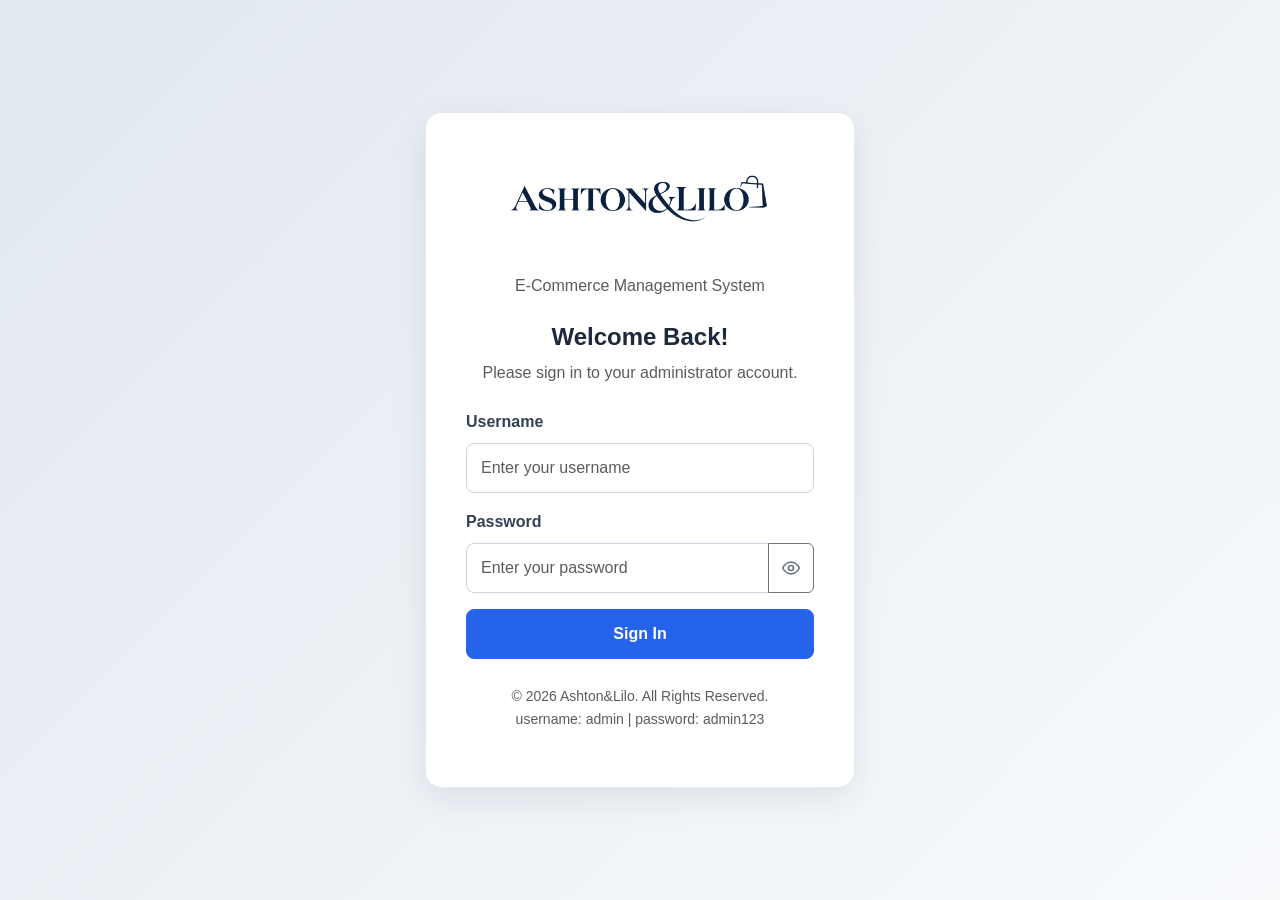
<file: index.html>
<!DOCTYPE html>
<html>
<head>
    <meta charset="UTF-8">
    <meta http-equiv="refresh" content="0; url=login.html">
    <title>Ashton&Lilo</title>
</head>
<body>
    <p>Redirecting to Ashton&Lilo...</p>
</body>
</html>
</file>
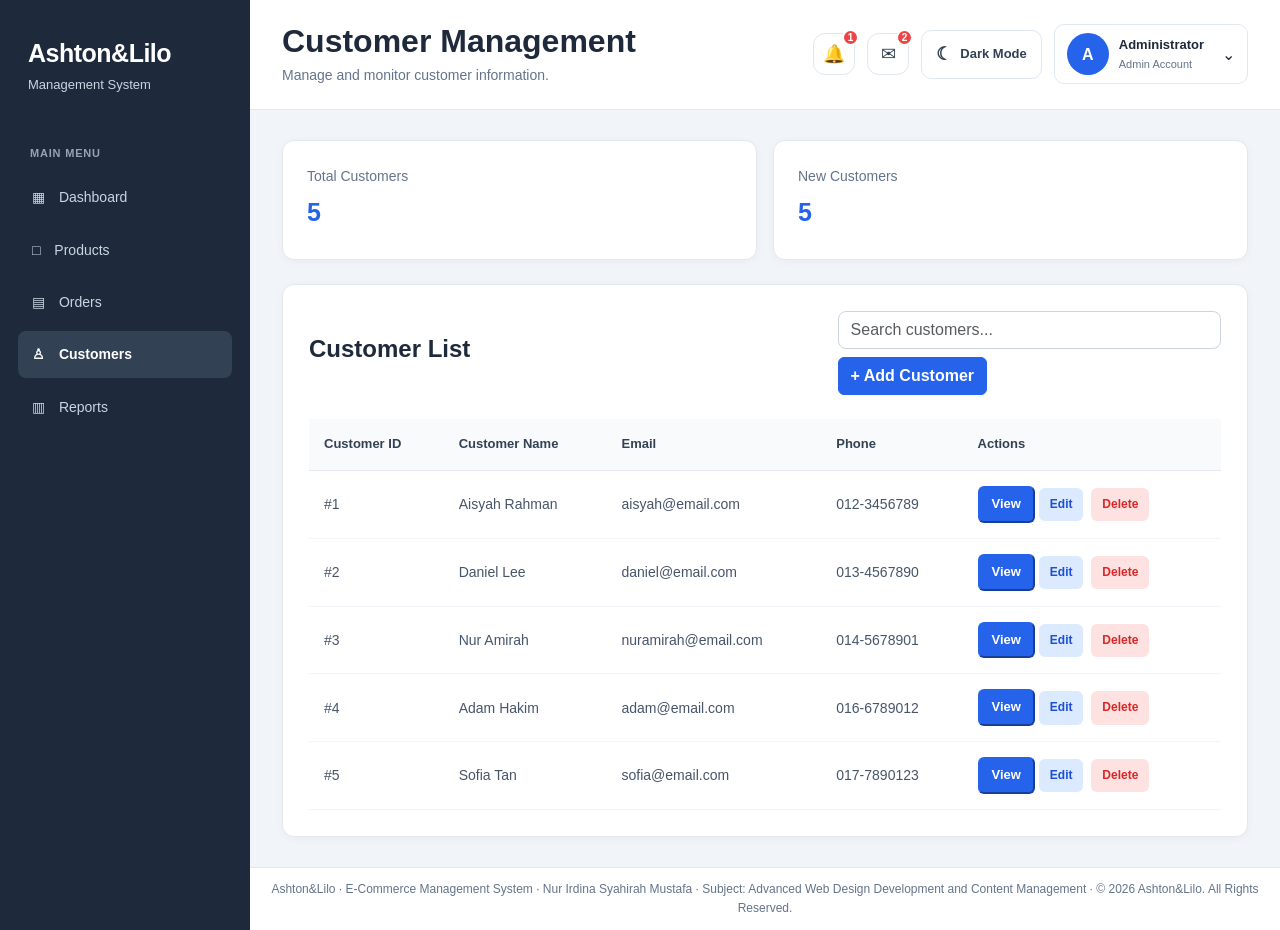
<file: customers.html>
<!DOCTYPE html>
<html lang="en">
<head>
    <meta charset="UTF-8">
    <meta name="viewport" content="width=device-width, initial-scale=1.0">
    <title>Customer Management | Ashton&Lilo</title>

    <link href="https://cdn.jsdelivr.net/npm/bootstrap@5.3.3/dist/css/bootstrap.min.css" rel="stylesheet">
    <link rel="stylesheet" href="css/style.css">
</head>

<body class="dashboard-body">

<div class="dashboard-wrapper">
    <div class="mobile-menu-overlay" id="mobileMenuOverlay"></div>

    <aside class="sidebar">
        <div class="sidebar-brand">
            <h3>Ashton&Lilo</h3>
            <small>Management System</small>
        </div>

        <p class="menu-heading">MAIN MENU</p>

        <nav class="sidebar-menu">
            <a href="dashboard.html" class="menu-link">
                <span>▦</span> Dashboard
            </a>

            <a href="products.html" class="menu-link">
                <span>□</span> Products
            </a>

            <a href="orders.html" class="menu-link">
                <span>▤</span> Orders
            </a>

            <a href="customers.html" class="menu-link active">
                <span>♙</span> Customers
            </a>

            <a href="reports.html" class="menu-link">
                <span>▥</span> Reports
            </a>
        </nav>

        <div class="sidebar-bottom">
            <a href="login.html" class="menu-link">
                <span>↪</span> Logout
            </a>
        </div>

        <div class="sidebar-account">
            <div class="account-avatar">A</div>
            <div class="account-info">
                <strong>Administrator</strong>
                <small>Admin Account</small>
            </div>
        </div>
    </aside>

    <main class="dashboard-main">

        <header class="dashboard-header">
            <button class="mobile-menu-btn" id="mobileMenuBtn"
                type="button"
                aria-label="Open navigation menu"
                aria-expanded="false">
                ☰
            </button>

            <div>
                <h2>Customer Management</h2>
                <p>Manage and monitor customer information.</p>
            </div>

            <div class="header-actions">
                <button class="header-icon-btn" id="notificationBtn"
                    type="button" aria-label="Notifications">
                    <span>🔔</span>
                    <span class="header-notification-badge">3</span>
                </button>

                <button class="header-icon-btn" id="messageBtn"
                    type="button" aria-label="Messages">
                    <span>✉</span>
                    <span class="header-notification-badge">2</span>
                </button>

                <button class="theme-toggle" id="themeToggle"
                    type="button"
                    aria-label="Switch to dark mode"
                    title="Switch theme">
                    <span id="themeIcon">☾</span>
                    <span id="themeText">Dark Mode</span>
                </button>

                <div class="header-popup" id="notificationPanel">
                    <div class="header-popup-title">
                        <strong>Notifications</strong>
                        <span id="notificationCount">0 alerts</span>
                    </div>

                    <div id="notificationList">
                        <p class="text-muted p-3 mb-0">
                            Loading notifications...
                        </p>
                    </div>
                </div>

                <div class="header-popup" id="messagePanel">
                    <div class="header-popup-title">
                        <strong>Messages</strong>
                        <span>2 unread</span>
                    </div>

                    <div class="header-popup-item">
                        <strong>Customer Support</strong>
                        <p>Hello! I have a question about my order.</p>
                        <small>Recent message</small>
                    </div>

                    <div class="header-popup-item">
                        <strong>Store Administrator</strong>
                        <p>Please review the latest store updates.</p>
                        <small>Recent message</small>
                    </div>
                </div>

                <div class="admin-account-menu">
                    <button class="admin-profile" id="adminProfileBtn"
                        type="button"
                        aria-expanded="false">
                        <div class="admin-avatar">A</div>

                        <div>
                            <strong>Administrator</strong>
                            <small>Admin Account</small>
                        </div>

                        <span class="admin-dropdown-arrow">⌄</span>
                    </button>

                    <div class="admin-dropdown" id="adminDropdown">
                        <a href="login.html">↪ Logout</a>
                    </div>
                </div>
            </div>
        </header>

        <div class="dashboard-content">
            <div class="row g-3 mb-4">
                <div class="col-md-6">
                    <div class="stat-card">
                        <p>Total Customers</p>
                        <h3 id="totalCustomers">0</h3>
                    </div>
                </div>

                <div class="col-md-6">
                    <div class="stat-card">
                        <p>New Customers</p>
                        <h3 id="newCustomers">0</h3>
                    </div>
                </div>
            </div>

            <div class="content-card">
                <div class="d-flex justify-content-between align-items-center flex-wrap gap-3 mb-4">
                    <h4>Customer List</h4>

                    <div class="d-flex gap-2 flex-wrap">
                        <input
                            type="text"
                            id="customerSearch"
                            class="form-control"
                            placeholder="Search customers..."
                        >

                        <button
                            class="btn btn-primary"
                            id="addCustomerBtn"
                            data-bs-toggle="modal"
                            data-bs-target="#customerModal">
                            + Add Customer
                        </button>
                    </div>
                </div>

                <div class="table-responsive">
                    <table class="table align-middle">
                        <thead>
                            <tr>
                                <th>Customer ID</th>
                                <th>Customer Name</th>
                                <th>Email</th>
                                <th>Phone</th>
                                <th>Actions</th>
                            </tr>
                        </thead>

                        <tbody id="customerTableBody"></tbody>
                    </table>
                </div>

                <p id="noCustomersMessage" class="text-center text-muted d-none">
                    No customers found.
                </p>
            </div>
        </div>

        <div class="modal fade" id="customerModal" tabindex="-1">
            <div class="modal-dialog">
                <div class="modal-content">
                    <form id="customerForm">
                        <div class="modal-header">
                            <h5 class="modal-title" id="customerModalTitle">
                                Add New Customer
                            </h5>

                            <button
                                type="button"
                                class="btn-close"
                                data-bs-dismiss="modal">
                            </button>
                        </div>

                        <div class="modal-body">
                            <input type="hidden" id="customerId">

                            <div class="mb-3">
                                <label class="form-label">Customer Name</label>
                                <input
                                    type="text"
                                    class="form-control"
                                    id="customerName"
                                    required>
                            </div>

                            <div class="mb-3">
                                <label class="form-label">Email Address</label>
                                <input
                                    type="email"
                                    class="form-control"
                                    id="customerEmail"
                                    required>
                            </div>

                            <div class="mb-3">
                                <label class="form-label">Phone Number</label>
                                <input
                                    type="tel"
                                    class="form-control"
                                    id="customerPhone"
                                    required>
                            </div>

                            <div class="mb-3">
                                <label class="form-label">Address</label>
                                <textarea
                                    class="form-control"
                                    id="customerAddress"
                                    rows="3"
                                    required></textarea>
                            </div>
                        </div>

                        <div class="modal-footer">
                            <button
                                type="button"
                                class="btn btn-secondary"
                                data-bs-dismiss="modal">
                                Cancel
                            </button>

                            <button type="submit" class="btn btn-primary">
                                Save Customer
                            </button>
                        </div>
                    </form>
                </div>
            </div>
        </div>

        <div class="modal fade" id="customerDetailsModal" tabindex="-1">
            <div class="modal-dialog">
                <div class="modal-content">
                    <div class="modal-header">
                        <h5 class="modal-title">Customer Details</h5>

                        <button
                            type="button"
                            class="btn-close"
                            data-bs-dismiss="modal">
                        </button>
                    </div>

                    <div class="modal-body" id="customerDetailsContent"></div>

                    <div class="modal-footer">
                        <button
                            type="button"
                            class="btn btn-secondary"
                            data-bs-dismiss="modal">
                            Close
                        </button>
                    </div>
                </div>
            </div>
        </div>

        <footer class="main-footer">
            Ashton&Lilo · E-Commerce Management System ·
            Nur Irdina Syahirah Mustafa ·
            Subject: Advanced Web Design Development and Content Management ·
            © 2026 Ashton&Lilo. All Rights Reserved.
        </footer>

    </main>
</div>

<script src="https://cdn.jsdelivr.net/npm/bootstrap@5.3.3/dist/js/bootstrap.bundle.min.js"></script>
<script src="js/data.js"></script>
<script src="js/script.js"></script>

</body>
</html>
</file>
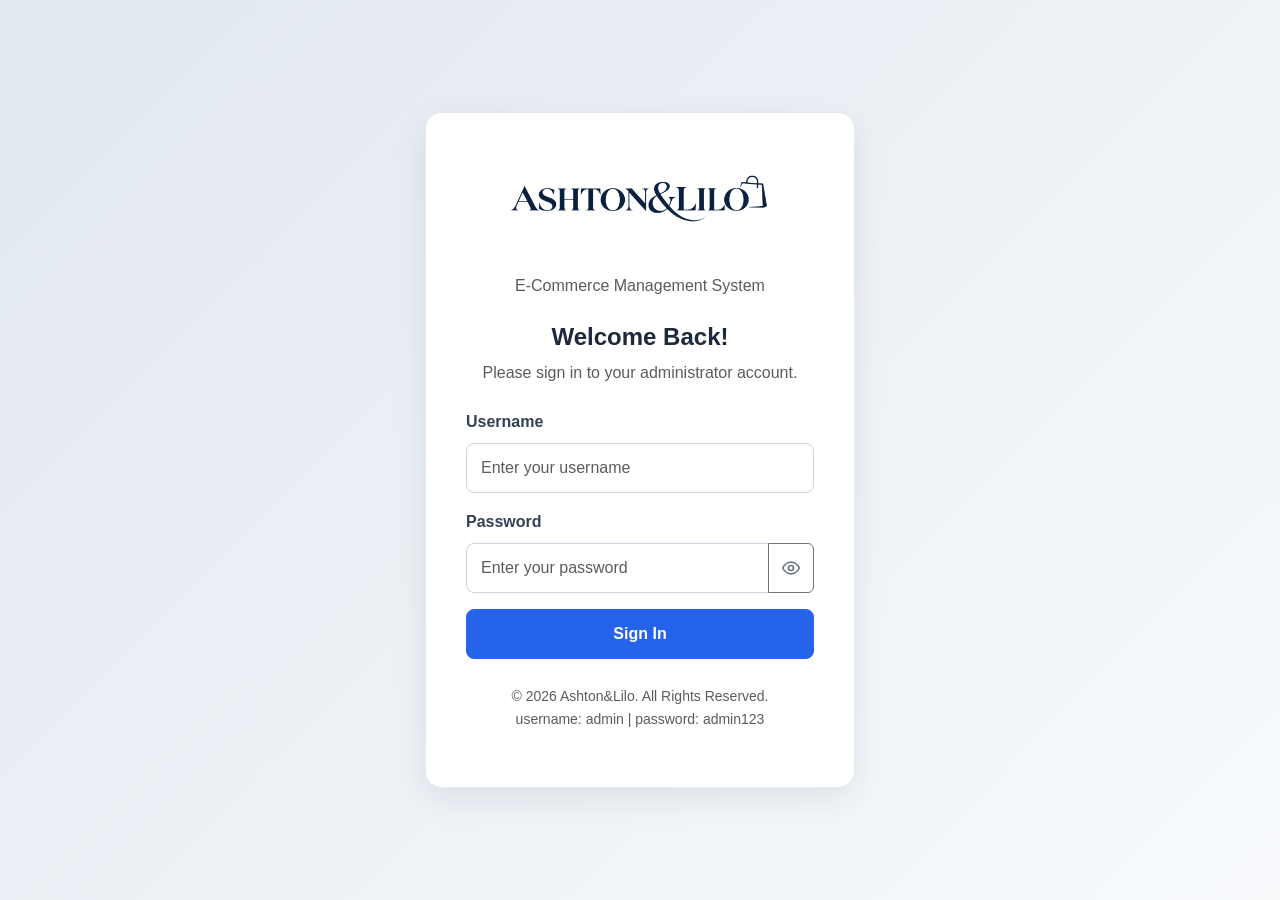
<file: login.html>
<!DOCTYPE html>
<html lang="en">

<head>
    <meta charset="UTF-8">
    <meta name="viewport" content="width=device-width, initial-scale=1.0">
    <title>Login | E-Commerce Management System</title>

    <link href="https://cdn.jsdelivr.net/npm/bootstrap@5.3.8/dist/css/bootstrap.min.css" rel="stylesheet">
    <link rel="stylesheet" href="css/style.css">
</head>

<body class="login-body">

    <div class="login-container">
        <div class="login-card">

            <div class="text-center mb-4">
                <div class="brand-icon">
                    <img src="image/ashton-lilo-logo.png" alt="Ashton&Lilo Logo">
                </div>

                <p class="text-muted">
                    E-Commerce Management System
                </p>
            </div>

            <h4 class="fw-bold mb-2 text-center">
                Welcome Back!
            </h4>

            <p class="text-muted mb-4 text-center">
                Please sign in to your administrator account.
            </p>

            <form id="loginForm">

                <div class="mb-3">
                    <label for="username" class="form-label">
                        Username
                    </label>

                    <input
                        type="text"
                        class="form-control"
                        id="username"
                        placeholder="Enter your username"
                        required
                    >
                </div>

                <div class="mb-3">
                    <label for="password" class="form-label">
                        Password
                    </label>

                    <div class="input-group">
                        <input
                            type="password"
                            class="form-control"
                            id="password"
                            placeholder="Enter your password"
                            required
                        >

                        <button
                            class="btn btn-outline-secondary"
                            type="button"
                            id="togglePassword"
                        >
                            <svg
                                xmlns="http://www.w3.org/2000/svg"
                                width="20"
                                height="20"
                                viewBox="0 0 24 24"
                                fill="none"
                                stroke="currentColor"
                                stroke-width="2"
                                stroke-linecap="round"
                                stroke-linejoin="round"
                            >
                                <path d="M2 12s3.5-7 10-7 10 7 10 7-3.5 7-10 7-10-7-10-7z"/>
                                <circle cx="12" cy="12" r="3"/>
                            </svg>
                        </button>
                    </div>
                </div>

                <div id="errorMessage" class="alert alert-danger d-none">
                    Invalid username or password.
                </div>

                <button type="submit" class="btn login-btn w-100">
                    Sign In
                </button>

            </form>

            <div class="text-center mt-4">
                <small class="text-muted">
                    © 2026 Ashton&Lilo. All Rights Reserved.
                    <p>username: admin | password: admin123</p>
                </small>
            </div>

        </div>
    </div>

    <script src="https://cdn.jsdelivr.net/npm/bootstrap@5.3.8/dist/js/bootstrap.bundle.min.js"></script>
    <script src="js/script.js"></script>

</body>
</html>
</file>
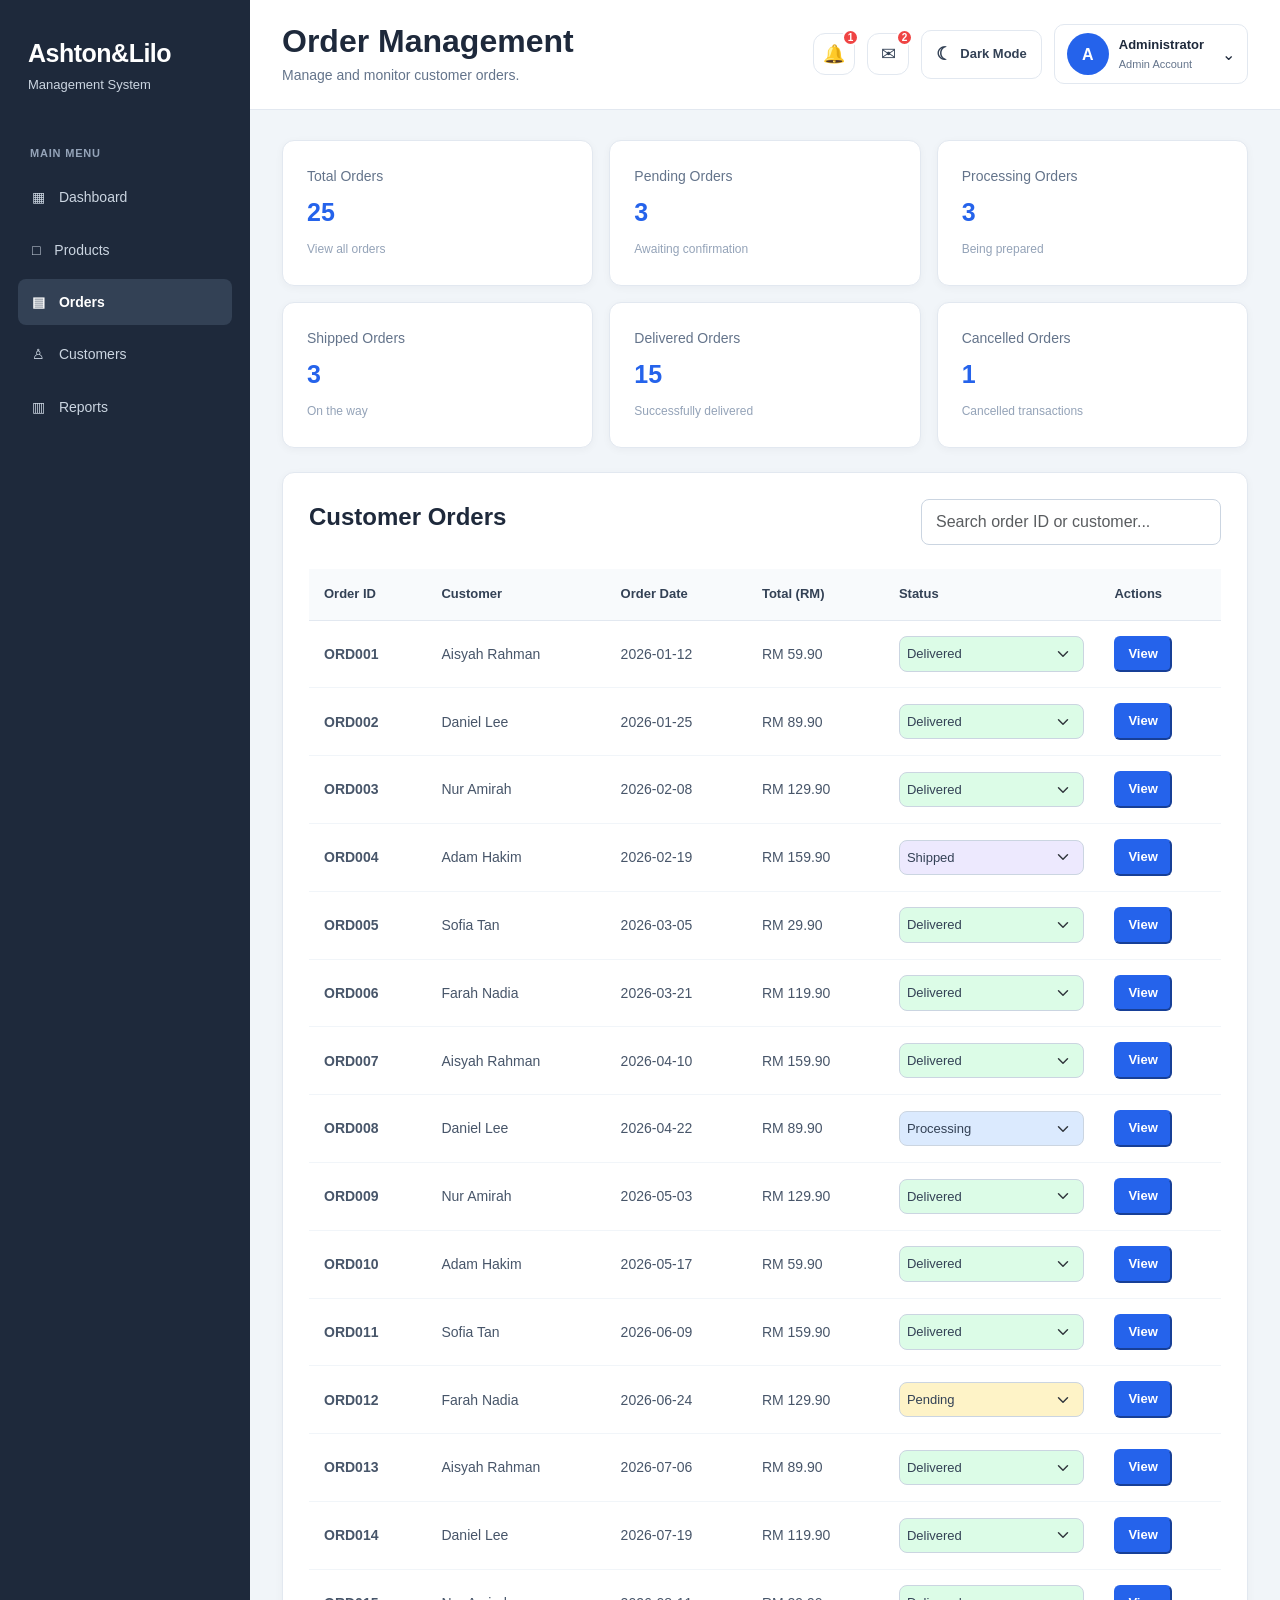
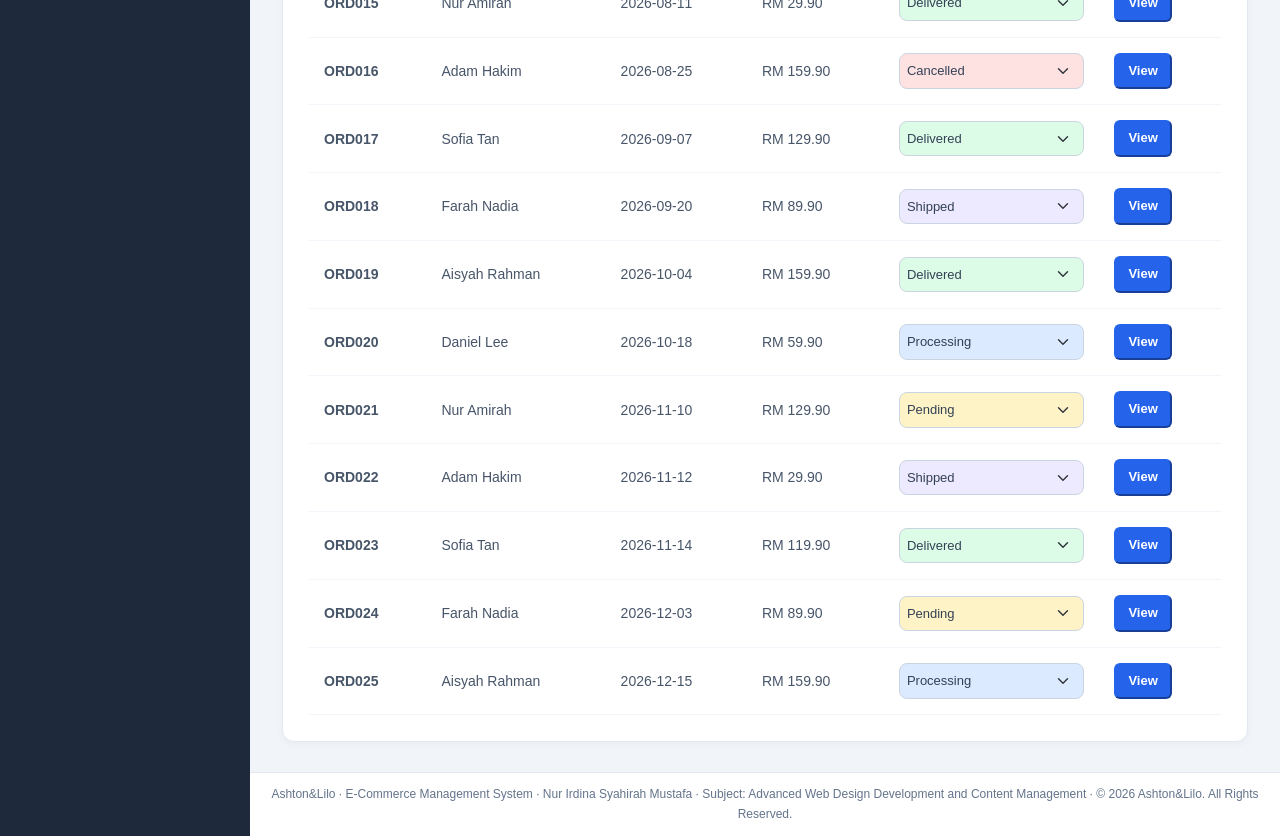
<file: orders.html>
<!DOCTYPE html>
<html lang="en">

<head>
    <meta charset="UTF-8">
    <meta name="viewport" content="width=device-width, initial-scale=1.0">
    <title>Order Management | Ashton&Lilo</title>

    <link href="https://cdn.jsdelivr.net/npm/bootstrap@5.3.3/dist/css/bootstrap.min.css" rel="stylesheet">
    <link rel="stylesheet" href="css/style.css">
</head>

<body class="dashboard-body">

    <div class="dashboard-wrapper">

        <div class="mobile-menu-overlay" id="mobileMenuOverlay"></div>

        <aside class="sidebar">

            <div class="sidebar-brand">
                <h3>Ashton&Lilo</h3>
                <small>Management System</small>
            </div>

            <p class="menu-heading">MAIN MENU</p>

            <nav class="sidebar-menu">

                <a href="dashboard.html" class="menu-link">
                    <span>▦</span> Dashboard
                </a>

                <a href="products.html" class="menu-link">
                    <span>□</span> Products
                </a>

                <a href="orders.html" class="menu-link active">
                    <span>▤</span> Orders
                </a>

                <a href="customers.html" class="menu-link">
                    <span>♙</span> Customers
                </a>

                <a href="reports.html" class="menu-link">
                    <span>▥</span> Reports
                </a>

            </nav>

            <div class="sidebar-bottom">
                <a href="login.html" class="menu-link">
                    <span>↪</span> Logout
                </a>
            </div>

            <div class="sidebar-account">
                <div class="account-avatar">A</div>

                <div class="account-info">
                    <strong>Administrator</strong>
                    <small>Admin Account</small>
                </div>
            </div>

        </aside>

        <main class="dashboard-main">

            <header class="dashboard-header">

                <button
                    class="mobile-menu-btn"
                    id="mobileMenuBtn"
                    type="button"
                    aria-label="Open navigation menu"
                    aria-expanded="false"
                >
                    ☰
                </button>

                <div>
                    <h2>Order Management</h2>
                    <p>Manage and monitor customer orders.</p>
                </div>

                <div class="header-actions">

                    <button
                        class="header-icon-btn"
                        id="notificationBtn"
                        type="button"
                        aria-label="Notifications"
                    >
                        <span>🔔</span>
                        <span class="header-notification-badge">3</span>
                    </button>

                    <button
                        class="header-icon-btn"
                        id="messageBtn"
                        type="button"
                        aria-label="Messages"
                    >
                        <span>✉</span>
                        <span class="header-notification-badge">2</span>
                    </button>

                    <button
                        class="theme-toggle"
                        id="themeToggle"
                        type="button"
                        aria-label="Switch to dark mode"
                        title="Switch theme"
                    >
                        <span id="themeIcon">☾</span>
                        <span id="themeText">Dark Mode</span>
                    </button>

                    <div class="header-popup" id="notificationPanel">

                        <div class="header-popup-title">
                            <strong>Notifications</strong>
                            <span id="notificationCount">0 alerts</span>
                        </div>

                        <div id="notificationList">
                            <p class="text-muted p-3 mb-0">
                                Loading notifications...
                            </p>
                        </div>

                    </div>

                    <div class="header-popup" id="messagePanel">

                        <div class="header-popup-title">
                            <strong>Messages</strong>
                            <span>2 unread</span>
                        </div>

                        <div class="header-popup-item">
                            <strong>Customer Support</strong>
                            <p>Hello! I have a question about my order.</p>
                            <small>Recent message</small>
                        </div>

                        <div class="header-popup-item">
                            <strong>Store Administrator</strong>
                            <p>Please review the latest store updates.</p>
                            <small>Recent message</small>
                        </div>

                    </div>

                    <div class="admin-account-menu">

                        <button
                            class="admin-profile"
                            id="adminProfileBtn"
                            type="button"
                            aria-expanded="false"
                        >
                            <div class="admin-avatar">A</div>

                            <div>
                                <strong>Administrator</strong>
                                <small>Admin Account</small>
                            </div>

                            <span class="admin-dropdown-arrow">⌄</span>
                        </button>

                        <div class="admin-dropdown" id="adminDropdown">
                            <a href="login.html">↪ Logout</a>
                        </div>

                    </div>

                </div>

            </header>

            <section class="dashboard-content">

                <div class="row g-3 mb-4">

                    <div class="col-md-4 col-6">
                        <div
                            class="stat-card order-filter-card active"
                            data-status="All"
                            role="button"
                            tabindex="0"
                        >
                            <p>Total Orders</p>
                            <h3 id="totalOrders">0</h3>
                            <small>View all orders</small>
                        </div>
                    </div>

                    <div class="col-md-4 col-6">
                        <div
                            class="stat-card order-filter-card"
                            data-status="Pending"
                            role="button"
                            tabindex="0"
                        >
                            <p>Pending Orders</p>
                            <h3 id="pendingOrders">0</h3>
                            <small>Awaiting confirmation</small>
                        </div>
                    </div>

                    <div class="col-md-4 col-6">
                        <div
                            class="stat-card order-filter-card"
                            data-status="Processing"
                            role="button"
                            tabindex="0"
                        >
                            <p>Processing Orders</p>
                            <h3 id="processingOrders">0</h3>
                            <small>Being prepared</small>
                        </div>
                    </div>

                    <div class="col-md-4 col-6">
                        <div
                            class="stat-card order-filter-card"
                            data-status="Shipped"
                            role="button"
                            tabindex="0"
                        >
                            <p>Shipped Orders</p>
                            <h3 id="shippedOrders">0</h3>
                            <small>On the way</small>
                        </div>
                    </div>

                    <div class="col-md-4 col-6">
                        <div
                            class="stat-card order-filter-card"
                            data-status="Delivered"
                            role="button"
                            tabindex="0"
                        >
                            <p>Delivered Orders</p>
                            <h3 id="completedOrders">0</h3>
                            <small>Successfully delivered</small>
                        </div>
                    </div>

                    <div class="col-md-4 col-6">
                        <div
                            class="stat-card order-filter-card"
                            data-status="Cancelled"
                            role="button"
                            tabindex="0"
                        >
                            <p>Cancelled Orders</p>
                            <h3 id="cancelledOrders">0</h3>
                            <small>Cancelled transactions</small>
                        </div>
                    </div>

                </div>

                <div class="content-card">

                    <div class="d-flex justify-content-between align-items-center flex-wrap gap-3 mb-4">

                        <h4>Customer Orders</h4>

                        <input
                            type="text"
                            id="orderSearch"
                            class="form-control order-search"
                            placeholder="Search order ID or customer..."
                        >

                    </div>

                    <div class="table-responsive">

                        <table class="table align-middle">

                            <thead>
                                <tr>
                                    <th>Order ID</th>
                                    <th>Customer</th>
                                    <th>Order Date</th>
                                    <th>Total (RM)</th>
                                    <th>Status</th>
                                    <th>Actions</th>
                                </tr>
                            </thead>

                            <tbody id="orderTableBody"></tbody>

                        </table>

                    </div>

                    <p id="noOrdersMessage" class="text-center text-muted d-none">
                        No orders found.
                    </p>

                </div>

            </section>

            <footer class="main-footer">
                Ashton&Lilo · E-Commerce Management System ·
                Nur Irdina Syahirah Mustafa ·
                Subject: Advanced Web Design Development and Content Management ·
                © 2026 Ashton&Lilo. All Rights Reserved.
            </footer>

        </main>

    </div>

    <div class="modal fade" id="orderDetailsModal" tabindex="-1">

        <div class="modal-dialog">

            <div class="modal-content">

                <div class="modal-header">
                    <h5 class="modal-title">Order Details</h5>

                    <button
                        type="button"
                        class="btn-close"
                        data-bs-dismiss="modal"
                        aria-label="Close"
                    ></button>
                </div>

                <div class="modal-body" id="orderDetailsContent"></div>

                <div class="modal-footer">
                    <button
                        type="button"
                        class="btn btn-secondary"
                        data-bs-dismiss="modal"
                    >
                        Close
                    </button>
                </div>

            </div>

        </div>

    </div>

    <script src="https://cdn.jsdelivr.net/npm/bootstrap@5.3.3/dist/js/bootstrap.bundle.min.js"></script>
    <script src="js/data.js"></script>
    <script src="js/script.js"></script>

</body>
</html>
</file>
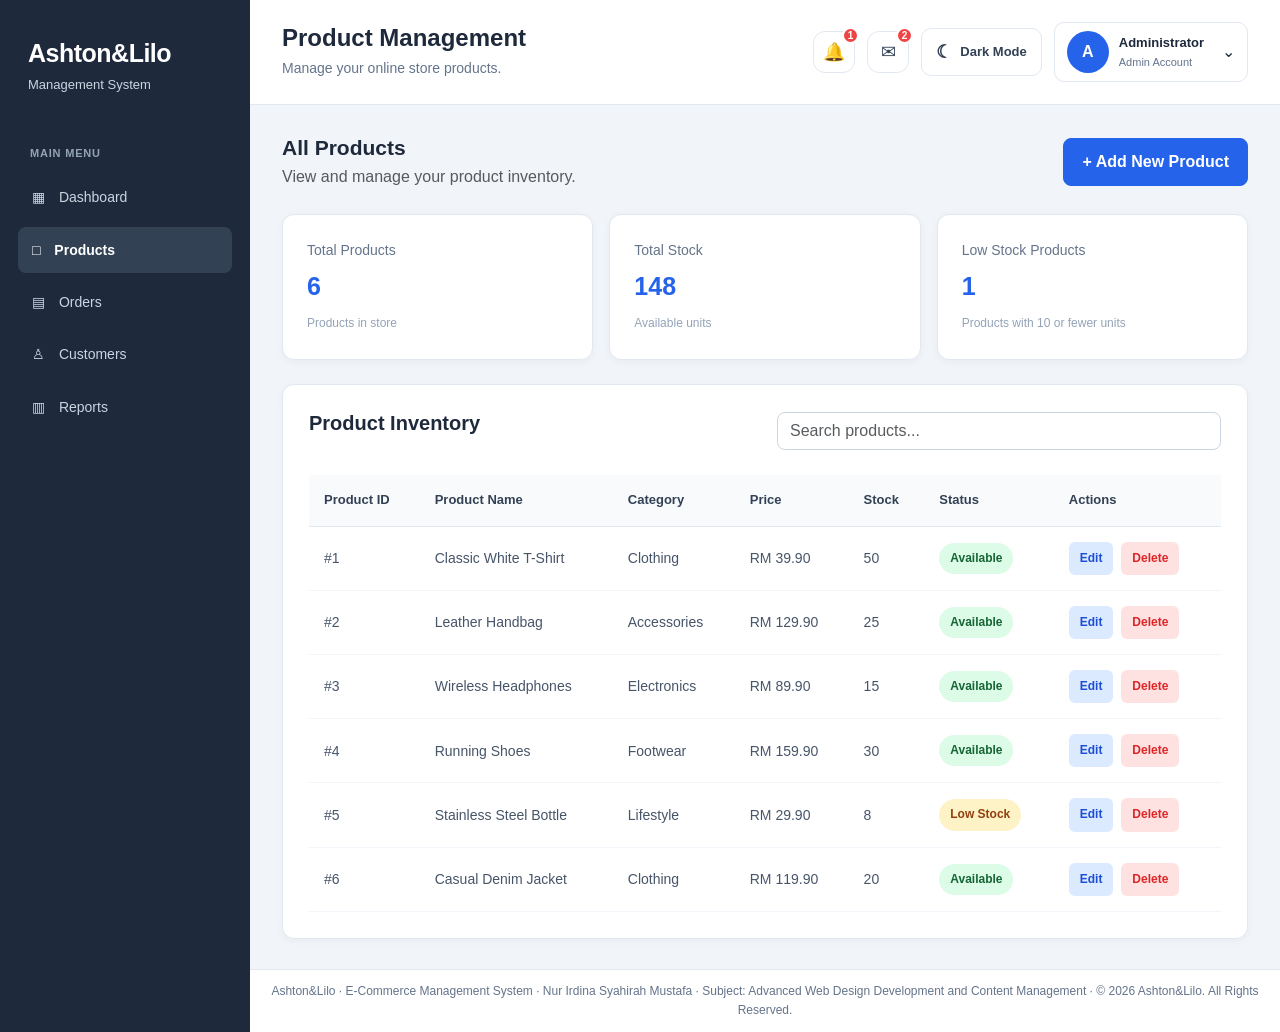
<file: products.html>
<!DOCTYPE html>
<html lang="en">

<head>
    <meta charset="UTF-8">
    <meta name="viewport" content="width=device-width, initial-scale=1.0">
    <title>Product Management | Ashton&Lilo</title>

    <link href="https://cdn.jsdelivr.net/npm/bootstrap@5.3.8/dist/css/bootstrap.min.css" rel="stylesheet">
    <link rel="stylesheet" href="css/style.css">
</head>

<body class="dashboard-body">

    <div class="dashboard-wrapper">

        <div class="mobile-menu-overlay" id="mobileMenuOverlay"></div>

        <aside class="sidebar">

            <div class="sidebar-brand">
                <h3>Ashton&Lilo</h3>
                <small>Management System</small>
            </div>

            <p class="menu-heading">MAIN MENU</p>

            <nav class="sidebar-menu">

                <a href="dashboard.html" class="menu-link">
                    <span>▦</span> Dashboard
                </a>

                <a href="products.html" class="menu-link active">
                    <span>□</span> Products
                </a>

                <a href="orders.html" class="menu-link">
                    <span>▤</span> Orders
                </a>

                <a href="customers.html" class="menu-link">
                    <span>♙</span> Customers
                </a>

                <a href="reports.html" class="menu-link">
                    <span>▥</span> Reports
                </a>

            </nav>

            <div class="sidebar-bottom">
                <a href="login.html" class="menu-link">
                    <span>↪</span> Logout
                </a>
            </div>

            <div class="sidebar-account">
                <div class="account-avatar">A</div>

                <div class="account-info">
                    <strong>Administrator</strong>
                    <small>Admin Account</small>
                </div>
            </div>

        </aside>

        <main class="dashboard-main">

            <header class="dashboard-header">

                <button
                    class="mobile-menu-btn"
                    id="mobileMenuBtn"
                    type="button"
                    aria-label="Open navigation menu"
                    aria-expanded="false"
                >
                    ☰
                </button>

                <div>
                    <h4>Product Management</h4>
                    <p>Manage your online store products.</p>
                </div>

                <div class="header-actions">

                    <button
                        class="header-icon-btn"
                        id="notificationBtn"
                        type="button"
                        aria-label="Notifications"
                    >
                        <span>🔔</span>
                        <span class="header-notification-badge">3</span>
                    </button>

                    <button
                        class="header-icon-btn"
                        id="messageBtn"
                        type="button"
                        aria-label="Messages"
                    >
                        <span>✉</span>
                        <span class="header-notification-badge">2</span>
                    </button>

                    <button
                        class="theme-toggle"
                        id="themeToggle"
                        type="button"
                        aria-label="Switch to dark mode"
                        title="Switch theme"
                    >
                        <span id="themeIcon">☾</span>
                        <span id="themeText">Dark Mode</span>
                    </button>

                    <div class="header-popup" id="notificationPanel">

                        <div class="header-popup-title">
                            <strong>Notifications</strong>
                            <span id="notificationCount">0 alerts</span>
                        </div>

                        <div id="notificationList">
                            <p class="text-muted p-3 mb-0">
                                Loading notifications...
                            </p>
                        </div>

                    </div>

                    <div class="header-popup" id="messagePanel">

                        <div class="header-popup-title">
                            <strong>Messages</strong>
                            <span>2 unread</span>
                        </div>

                        <div class="header-popup-item">
                            <strong>Customer Support</strong>
                            <p>Hello! I have a question about my order.</p>
                            <small>Recent message</small>
                        </div>

                        <div class="header-popup-item">
                            <strong>Store Administrator</strong>
                            <p>Please review the latest store updates.</p>
                            <small>Recent message</small>
                        </div>

                    </div>

                    <div class="admin-account-menu">

                        <button
                            class="admin-profile"
                            id="adminProfileBtn"
                            type="button"
                            aria-expanded="false"
                        >
                            <div class="admin-avatar">A</div>

                            <div>
                                <strong>Administrator</strong>
                                <small>Admin Account</small>
                            </div>

                            <span class="admin-dropdown-arrow">⌄</span>
                        </button>

                        <div class="admin-dropdown" id="adminDropdown">
                            <a href="login.html">↪ Logout</a>
                        </div>

                    </div>

                </div>

            </header>

            <section class="dashboard-content">

                <div class="d-flex justify-content-between align-items-center mb-4 flex-wrap gap-3">

                    <div>
                        <h5 class="section-title mb-1">
                            All Products
                        </h5>

                        <p class="text-muted mb-0">
                            View and manage your product inventory.
                        </p>
                    </div>

                    <button
                        class="btn product-add-btn"
                        data-bs-toggle="modal"
                        data-bs-target="#productModal"
                        id="addProductBtn"
                    >
                        + Add New Product
                    </button>

                </div>

                <div class="row g-3 mb-4">

                    <div class="col-md-4">
                        <div
                            class="stat-card product-all-filter-card"
                            role="button"
                            tabindex="0"
                        >
                            <p>Total Products</p>
                            <h3 id="totalProducts">0</h3>
                            <small>Products in store</small>
                        </div>
                    </div>

                    <div class="col-md-4">
                        <div class="stat-card">
                            <p>Total Stock</p>
                            <h3 id="totalStock">0</h3>
                            <small>Available units</small>
                        </div>
                    </div>

                    <div class="col-md-4">
                        <div
                            class="stat-card product-filter-card"
                            data-filter="low-stock"
                            role="button"
                            tabindex="0"
                        >
                            <p>Low Stock Products</p>
                            <h3 id="lowStock">0</h3>
                            <small>Products with 10 or fewer units</small>
                        </div>
                    </div>

                </div>

                <div class="content-card">

                    <div class="row align-items-center mb-4">

                        <div class="col-md-6">
                            <h5>Product Inventory</h5>
                        </div>

                        <div class="col-md-6">
                            <input
                                type="text"
                                id="productSearch"
                                class="form-control"
                                placeholder="Search products..."
                            >
                        </div>

                    </div>

                    <div class="table-responsive">

                        <table class="table align-middle">

                            <thead>
                                <tr>
                                    <th>Product ID</th>
                                    <th>Product Name</th>
                                    <th>Category</th>
                                    <th>Price</th>
                                    <th>Stock</th>
                                    <th>Status</th>
                                    <th>Actions</th>
                                </tr>
                            </thead>

                            <tbody id="productTableBody"></tbody>

                        </table>

                    </div>

                    <p id="emptyMessage" class="text-center text-muted d-none">
                        No products found.
                    </p>

                </div>

            </section>

            <footer class="main-footer">
                Ashton&Lilo · E-Commerce Management System ·
                Nur Irdina Syahirah Mustafa ·
                Subject: Advanced Web Design Development and Content Management ·
                © 2026 Ashton&Lilo. All Rights Reserved.
            </footer>

        </main>

    </div>

    <div class="modal fade" id="productModal" tabindex="-1">

        <div class="modal-dialog modal-dialog-centered">

            <div class="modal-content">

                <div class="modal-header">
                    <h5 class="modal-title" id="modalTitle">
                        Add New Product
                    </h5>

                    <button
                        type="button"
                        class="btn-close"
                        data-bs-dismiss="modal"
                        aria-label="Close"
                    ></button>
                </div>

                <div class="modal-body">

                    <form id="productForm">

                        <input type="hidden" id="productId">

                        <div class="mb-3">
                            <label for="productName" class="form-label">
                                Product Name
                            </label>

                            <input
                                type="text"
                                id="productName"
                                class="form-control"
                                placeholder="Enter product name"
                                required
                            >
                        </div>

                        <div class="mb-3">
                            <label for="productCategory" class="form-label">
                                Category
                            </label>

                            <select
                                id="productCategory"
                                class="form-select"
                                required
                            >
                                <option value="">Select category</option>
                                <option value="Clothing">Clothing</option>
                                <option value="Accessories">Accessories</option>
                                <option value="Electronics">Electronics</option>
                                <option value="Footwear">Footwear</option>
                                <option value="Lifestyle">Lifestyle</option>
                            </select>
                        </div>

                        <div class="mb-3">
                            <label for="productPrice" class="form-label">
                                Price (RM)
                            </label>

                            <input
                                type="number"
                                id="productPrice"
                                class="form-control"
                                min="0.01"
                                step="0.01"
                                placeholder="Enter price"
                                required
                            >
                        </div>

                        <div class="mb-3">
                            <label for="productStock" class="form-label">
                                Stock Quantity
                            </label>

                            <input
                                type="number"
                                id="productStock"
                                class="form-control"
                                min="0"
                                step="1"
                                placeholder="Enter stock quantity"
                                required
                            >
                        </div>

                        <button type="submit" class="btn product-add-btn w-100">
                            Save Product
                        </button>

                    </form>

                </div>

            </div>

        </div>

    </div>

    <script src="https://cdn.jsdelivr.net/npm/bootstrap@5.3.8/dist/js/bootstrap.bundle.min.js"></script>
    <script src="js/data.js"></script>
    <script src="js/script.js"></script>

</body>
</html>
</file>
<file: css/style.css>
:root {
    --navy: #1E293B;
    --slate: #334155;
    --blue: #2563EB;
    --blue-hover: #1D4ED8;
    --light-blue: #DBEAFE;
    --background: #F1F5F9;
    --white: #FFFFFF;
    --border: #E2E8F0;
    --text: #334155;
    --muted: #64748B;
    --success: #16A34A;
    --danger: #DC2626;
    --warning: #D97706;
    --radius: 12px;
    --shadow: 0 2px 8px rgba(15, 23, 42, 0.04);
    --shadow-hover: 0 6px 18px rgba(15, 23, 42, 0.08);
}

[data-theme="dark"] {
    --navy: #0F172A;
    --slate: #CBD5E1;
    --blue: #60A5FA;
    --blue-hover: #3B82F6;
    --light-blue: #1E3A5F;
    --background: #0F172A;
    --white: #1E293B;
    --border: #334155;
    --text: #E2E8F0;
    --muted: #94A3B8;
    --success: #4ADE80;
    --danger: #F87171;
    --warning: #FBBF24;
    --shadow: 0 2px 8px rgba(0, 0, 0, 0.15);
    --shadow-hover: 0 6px 18px rgba(0, 0, 0, 0.25);
}

* {
    margin: 0;
    padding: 0;
    box-sizing: border-box;
}

body {
    font-family: Arial, Helvetica, sans-serif;
    color: var(--text);
    background-color: var(--background);
    line-height: 1.6;
}

a {
    text-decoration: none;
}

.login-body {
    min-height: 100vh;
    background: linear-gradient(135deg, #E2E8F0, #F8FAFC);
}

.login-container {
    min-height: 100vh;
    display: flex;
    justify-content: center;
    align-items: center;
    padding: 24px;
}

.login-card {
    width: 100%;
    max-width: 430px;
    padding: 40px;
    background: var(--white);
    border: 1px solid var(--border);
    border-radius: 16px;
    box-shadow: 0 12px 35px rgba(15, 23, 42, 0.08);
}

.login-card h2,
.login-card h3,
.login-card h4 {
    color: var(--navy);
    font-weight: 700;
}

.login-card .form-label {
    color: var(--slate);
    font-weight: 600;
}

.login-card .form-control {
    padding: 12px 14px;
    border-radius: 8px;
}

.login-card .alert-danger {
    border-radius: 8px;
}

.brand-icon {
    width: 100%;
    max-width: 300px;
    height: auto;
    margin: 0 auto 20px;
    display: flex;
    align-items: center;
    justify-content: center;
    background: transparent;
}

.brand-icon img {
    width: 100%;
    height: auto;
    display: block;
    object-fit: contain;
}

.mobile-menu-btn {
    display: none;
}

.dashboard-wrapper {
    display: flex;
    min-height: 100vh;
    width: 100%;
}

.dashboard-main {
    flex: 1;
    min-width: 0;
    display: flex;
    flex-direction: column;
}


.sidebar {
    width: 250px;
    flex-shrink: 0;
    display: flex;
    flex-direction: column;
    padding: 28px 18px;
    background-color: var(--navy);
}

.sidebar-brand {
    padding: 10px;
    margin-bottom: 38px;
}

.sidebar-brand h3 {
    color: var(--white);
    font-size: 25px;
    font-weight: 700;
    margin-bottom: 3px;
    letter-spacing: -0.5px;
}

.sidebar-brand small {
    color: #CBD5E1;
    font-size: 13px;
}

.menu-heading {
    padding-left: 12px;
    margin-bottom: 12px;
    color: #94A3B8;
    font-size: 11px;
    font-weight: 700;
    letter-spacing: 0.8px;
    text-transform: uppercase;
}

.sidebar-menu {
    display: flex;
    flex-direction: column;
    gap: 6px;
}

.menu-link {
    display: block;
    padding: 12px 14px;
    border-radius: 8px;
    color: #CBD5E1;
    font-size: 14px;
    font-weight: 500;
    transition: background-color 0.2s ease, color 0.2s ease;
}

.menu-link span {
    margin-right: 10px;
}

.sidebar .menu-link:hover,
.sidebar .menu-link.active {
    color: var(--white);
    background-color: #334155;
}

.sidebar .menu-link.active {
    font-weight: 600;
}

.sidebar-bottom {
    margin-top: auto;
}

.sidebar-account {
    display: flex;
    align-items: center;
    gap: 12px;
    padding: 16px 20px;
    margin-top: auto;
    border-top: 1px solid rgba(255, 255, 255, 0.12);
}

.account-avatar {
    width: 38px;
    height: 38px;
    min-width: 38px;
    display: flex;
    align-items: center;
    justify-content: center;
    border-radius: 50%;
    background-color: var(--blue);
    color: var(--white);
    font-size: 16px;
    font-weight: 700;
}

.account-info {
    display: flex;
    flex-direction: column;
    min-width: 0;
}

.account-info strong {
    color: var(--white);
    font-size: 13px;
    font-weight: 600;
}

.account-info small {
    color: #94A3B8;
    font-size: 11px;
}


.dashboard-header {
    display: flex;
    justify-content: space-between;
    align-items: center;
    padding: 22px 32px;
    background-color: var(--white);
    border-bottom: 1px solid var(--border);
}

.dashboard-header h2,
.dashboard-header h4 {
    margin-bottom: 4px;
    color: var(--navy);
    font-weight: 700;
}

.dashboard-header p {
    margin: 0;
    color: var(--muted);
    font-size: 14px;
}

.header-actions {
    position: relative;
    display: flex !important;
    flex-direction: row !important;
    align-items: center !important;
    justify-content: flex-end;
    gap: 12px;
    margin-left: auto;
    width: auto;
    flex-shrink: 0;
}

.header-actions .theme-toggle {
    display: inline-flex !important;
    align-items: center;
    white-space: nowrap;
    margin: 0;
}

.header-actions .admin-account-menu {
    display: block !important;
    position: relative;
    margin: 0;
}

.header-icon-btn {
    position: relative;
    width: 42px;
    height: 42px;
    display: inline-flex;
    align-items: center;
    justify-content: center;
    flex-shrink: 0;
    border: 1px solid var(--border);
    border-radius: 12px;
    background: var(--white);
    color: var(--text);
    font-size: 18px;
    cursor: pointer;
    transition: all 0.2s ease;
}

.header-icon-btn:hover {
    background: var(--light-blue);
    border-color: var(--blue);
    transform: translateY(-2px);
}

.header-notification-badge {
    position: absolute;
    top: -5px;
    right: -5px;
    min-width: 17px;
    height: 17px;
    padding: 0 4px;
    display: flex;
    align-items: center;
    justify-content: center;
    background: #EF4444;
    color: #FFFFFF;
    border: 2px solid var(--white);
    border-radius: 50px;
    font-size: 10px;
    font-weight: 700;
}

.admin-account-menu {
    position: relative;
    margin-left: auto;
}

.admin-profile {
    display: flex;
    align-items: center;
    gap: 10px;
    padding: 8px 12px;
    border: 1px solid var(--border);
    border-radius: 10px;
    background-color: var(--white);
    color: var(--navy);
    cursor: pointer;
    text-align: left;
}

.admin-profile strong {
    display: block;
    font-size: 13px;
}

.admin-profile small {
    display: block;
    color: var(--muted);
    font-size: 11px;
}

.admin-avatar {
    width: 42px;
    height: 42px;
    display: flex;
    align-items: center;
    justify-content: center;
    border-radius: 50%;
    background-color: var(--blue);
    color: var(--white);
    font-weight: 700;
}

.admin-dropdown-arrow {
    margin-left: 8px;
}

.admin-dropdown {
    display: none;
    position: absolute;
    top: calc(100% + 8px);
    right: 0;
    min-width: 160px;
    background-color: var(--white);
    border: 1px solid var(--border);
    border-radius: 10px;
    box-shadow: 0 8px 24px rgba(15, 23, 42, 0.12);
    z-index: 1100;
    overflow: hidden;
}

.admin-dropdown.show {
    display: block;
}

.admin-dropdown a {
    display: block;
    padding: 12px 16px;
    color: var(--danger);
    font-size: 13px;
}

.admin-dropdown a:hover {
    background-color: #FEF2F2;
}

.header-popup {
    display: none;
    position: absolute;
    top: 55px;
    right: 55px;
    width: 320px;
    max-width: calc(100vw - 30px);
    background: var(--white);
    border: 1px solid var(--border);
    border-radius: 14px;
    box-shadow: var(--shadow-hover);
    z-index: 1000;
    overflow: hidden;
}

.header-popup.show {
    display: block;
}

.header-popup-title {
    display: flex;
    justify-content: space-between;
    align-items: center;
    padding: 16px;
    border-bottom: 1px solid var(--border);
    color: var(--text);
}

.header-popup-title span {
    font-size: 12px;
    color: var(--muted);
}

.header-popup-item {
    padding: 14px 16px;
    border-bottom: 1px solid var(--border);
    color: var(--text);
}

.header-popup-item:last-child {
    border-bottom: none;
}

.header-popup-item strong {
    font-size: 14px;
}

.header-popup-item p {
    margin: 5px 0;
    font-size: 13px;
    color: var(--muted);
}

.header-popup-item small {
    font-size: 11px;
    color: var(--muted);
}

.dashboard-content {
    flex: 1;
    padding: 30px 32px;
}

.section-title {
    margin-bottom: 20px;
    color: var(--navy);
    font-size: 21px;
    font-weight: 700;
}

.stat-card {
    height: 100%;
    padding: 24px;
    background-color: var(--white);
    border: 1px solid var(--border);
    border-radius: var(--radius);
    box-shadow: var(--shadow);
    transition: transform 0.2s ease, box-shadow 0.2s ease;
}

.stat-card:hover {
    transform: translateY(-3px);
    box-shadow: var(--shadow-hover);
}

.stat-card p {
    margin-bottom: 10px;
    color: var(--muted);
    font-size: 14px;
}

.stat-card h3 {
    margin-bottom: 8px;
    color: var(--blue);
    font-size: 25px;
    font-weight: 700;
}

.stat-card small {
    color: #94A3B8;
    font-size: 12px;
}

.content-card {
    padding: 26px;
    background-color: var(--white);
    border: 1px solid var(--border);
    border-radius: var(--radius);
    box-shadow: var(--shadow);
}

.content-card h4,
.content-card h5 {
    color: var(--navy);
    font-weight: 700;
}

.content-card h5 {
    margin-bottom: 16px;
}

.chart-container {
    position: relative;
    height: 300px;
    width: 100%;
}

.btn-primary,
.btn-success,
.product-add-btn,
.order-action-btn,
.login-btn {
    background-color: var(--blue);
    border-color: var(--blue);
    color: var(--white);
    font-weight: 600;
    transition: background-color 0.2s ease;
}

.btn-primary:hover,
.btn-success:hover,
.product-add-btn:hover,
.order-action-btn:hover,
.login-btn:hover {
    background-color: var(--blue-hover);
    border-color: var(--blue-hover);
    color: var(--white);
}

.login-btn {
    width: 100%;
    padding: 12px;
    border-radius: 8px;
}

.product-add-btn {
    padding: 11px 18px;
    border-radius: 8px;
}

.order-action-btn {
    padding: 6px 12px;
    border-radius: 6px;
    font-size: 13px;
}

.action-btn {
    margin-right: 4px;
    padding: 7px 11px;
    border: none;
    border-radius: 6px;
    font-size: 12px;
    font-weight: 600;
    transition: background-color 0.2s ease;
}

.edit-btn {
    background-color: var(--light-blue);
    color: #1D4ED8;
}

.edit-btn:hover {
    background-color: #BFDBFE;
}

.delete-btn {
    background-color: #FEE2E2;
    color: #DC2626;
}

.delete-btn:hover {
    background-color: #FECACA;
}

.content-card .table {
    min-width: 750px;
    margin-bottom: 0;
}

.content-card .table thead th {
    padding: 15px;
    background-color: #F8FAFC;
    color: var(--slate);
    border-bottom: 1px solid var(--border);
    font-size: 13px;
    font-weight: 700;
    white-space: nowrap;
}

.content-card .table tbody td {
    padding: 15px;
    color: #475569;
    border-bottom: 1px solid #F1F5F9;
    font-size: 14px;
    vertical-align: middle;
}

.content-card .table tbody tr:hover {
    background-color: #F8FAFC;
}

#orderTableBody td {
    vertical-align: middle;
}

.stock-available,
.stock-low,
.stock-out {
    display: inline-block;
    padding: 6px 11px;
    border-radius: 20px;
    font-size: 12px;
    font-weight: 600;
    white-space: nowrap;
}

.stock-available {
    background-color: #DCFCE7;
    color: #166534;
}

.stock-low {
    background-color: #FEF3C7;
    color: #92400E;
}

.stock-out {
    background-color: #FEE2E2;
    color: #B91C1C;
}

.order-search {
    max-width: 300px;
    padding: 10px 14px;
    border-radius: 8px;
}

.order-status {
    display: inline-block;
    padding: 6px 11px;
    border: none;
    border-radius: 20px;
    font-size: 12px;
    font-weight: 600;
    white-space: nowrap;
}

.status-pending {
    background-color: #FEF3C7;
    color: #92400E;
}

.status-processing {
    background-color: #DBEAFE;
    color: #1E40AF;
}

.status-shipped {
    background-color: #EDE9FE;
    color: #5B21B6;
}

.status-delivered {
    background-color: #DCFCE7;
    color: #166534;
}

.status-cancelled {
    background-color: #FEE2E2;
    color: #991B1B;
}

.order-status-select {
    min-width: 125px;
    padding: 7px;
    border-radius: 6px;
    font-size: 13px;
}

.form-control,
.form-select {
    border: 1px solid #CBD5E1;
    border-radius: 8px;
    color: var(--text);
}

.form-control:focus,
.form-select:focus {
    border-color: var(--blue);
    box-shadow: 0 0 0 0.2rem rgba(37, 99, 235, 0.12);
}

.form-label {
    color: var(--slate);
    font-weight: 500;
}

.modal-content {
    overflow: hidden;
    border: 1px solid var(--border);
    border-radius: 14px;
    box-shadow: 0 12px 35px rgba(15, 23, 42, 0.12);
}

.modal-header {
    padding: 18px 22px;
    background-color: #F8FAFC;
    border-bottom: 1px solid var(--border);
}

.modal-title {
    color: var(--navy);
    font-weight: 700;
}

.modal-body {
    padding: 22px;
}

.modal-footer {
    padding: 16px 22px;
    border-top: 1px solid var(--border);
}

.dashboard-footer {
    padding: 24px 30px;
    background-color: var(--white);
    border-top: 1px solid var(--border);
    color: var(--muted);
    text-align: center;
    font-size: 13px;
}

.dashboard-footer h5 {
    margin-bottom: 8px;
    color: var(--navy);
    font-weight: 700;
}

.dashboard-footer p {
    margin-bottom: 8px;
    color: var(--muted);
}

.dashboard-footer small {
    color: var(--muted);
}

.main-footer {
    text-align: center;
    font-size: 12px;
    color: var(--muted);
    padding: 12px 15px;
    border-top: 1px solid var(--border);
    background: var(--white);
    line-height: 1.6;
}

.theme-toggle {
    display: flex;
    align-items: center;
    gap: 8px;
    padding: 9px 14px;
    border: 1px solid var(--border);
    border-radius: 10px;
    background: var(--white);
    color: var(--text);
    font-size: 13px;
    font-weight: 600;
    cursor: pointer;
    transition: 0.2s ease;
}

.theme-toggle:hover {
    background: var(--background);
    border-color: var(--blue);
}

#themeIcon {
    font-size: 18px;
}

[data-theme="dark"] body {
    background: var(--background);
    color: var(--text);
}

[data-theme="dark"] h1,
[data-theme="dark"] h2,
[data-theme="dark"] h3,
[data-theme="dark"] h4,
[data-theme="dark"] h5,
[data-theme="dark"] h6,
[data-theme="dark"] p,
[data-theme="dark"] label,
[data-theme="dark"] span {
    color: inherit;
}

[data-theme="dark"] .dashboard-header,
[data-theme="dark"] .content-card,
[data-theme="dark"] .stat-card,
[data-theme="dark"] .modal-content {
    background: var(--white);
    color: var(--text);
    border-color: var(--border);
}

[data-theme="dark"] .dashboard-header h4,
[data-theme="dark"] .content-card h5,
[data-theme="dark"] .stat-card h3,
[data-theme="dark"] .modal-title {
    color: var(--text);
}

[data-theme="dark"] .text-muted {
    color: var(--muted) !important;
}

[data-theme="dark"] .form-label,
[data-theme="dark"] .form-check-label {
    color: var(--text);
}


[data-theme="dark"] .form-control,
[data-theme="dark"] .form-select {
    background-color: #0F172A;
    color: var(--text);
    border-color: var(--border);
}

[data-theme="dark"] .form-control::placeholder {
    color: var(--muted);
}

[data-theme="dark"] .form-control:focus,
[data-theme="dark"] .form-select:focus {
    background-color: #0F172A;
    color: var(--text);
}


[data-theme="dark"] .sidebar {
    background: #020617;
}

[data-theme="dark"] .admin-dropdown,
[data-theme="dark"] .dropdown-menu {
    background: var(--white);
    border-color: var(--border);
}

[data-theme="dark"] .admin-dropdown a,
[data-theme="dark"] .dropdown-item {
    color: var(--text);
}

[data-theme="dark"] .dropdown-item:hover {
    background: var(--background);
    color: var(--text);
}

[data-theme="dark"] .table {
    --bs-table-bg: var(--white);
    --bs-table-color: #E2E8F0;
    --bs-table-border-color: #334155;
    --bs-table-striped-bg: #263449;
    --bs-table-hover-bg: #334155;
    color: #E2E8F0 !important;
}

[data-theme="dark"] .table th {
    background-color: #0F172A !important;
    color: #FFFFFF !important;
    border-color: #334155 !important;
}

[data-theme="dark"] .table td {
    background-color: #1E293B !important;
    color: #E2E8F0 !important;
    border-color: #334155 !important;
}

[data-theme="dark"] .table tbody tr:hover td {
    background-color: #334155 !important;
    color: #FFFFFF !important;
}

[data-theme="dark"] .table .text-muted {
    color: #CBD5E1 !important;
}

[data-theme="dark"] .table a {
    color: #60A5FA !important;
}

[data-theme="dark"] .table .btn {
    color: #FFFFFF;
    border-color: #64748B;
}

[data-theme="dark"] .table .btn-primary {
    background-color: #2563EB;
    border-color: #2563EB;
}

[data-theme="dark"] .table .btn-info {
    background-color: #0369A1;
    border-color: #0369A1;
    color: #FFFFFF;
}

[data-theme="dark"] .table .btn-danger {
    background-color: #DC2626;
    border-color: #DC2626;
}

[data-theme="dark"] .table select,
[data-theme="dark"] .table .form-select,
[data-theme="dark"] .order-status-select {
    background-color: #0F172A !important;
    color: #FFFFFF !important;
    border: 1px solid #64748B !important;
    color-scheme: dark;
    opacity: 1 !important;
}

[data-theme="dark"] .table select option,
[data-theme="dark"] .table .form-select option,
[data-theme="dark"] .order-status-select option {
    background-color: #1E293B !important;
    color: #FFFFFF !important;
}

[data-theme="dark"] .table select option:checked {
    background-color: #2563EB !important;
    color: #FFFFFF !important;
}

[data-theme="dark"] .order-status-select:focus {
    background-color: #0F172A !important;
    color: #FFFFFF !important;
    border-color: #60A5FA !important;
    box-shadow: 0 0 0 0.2rem rgba(96, 165, 250, 0.2);
}

[data-theme="dark"] .status-pending {
    background-color: #78350F !important;
    color: #FDE68A !important;
}

[data-theme="dark"] .status-processing {
    background-color: #1E3A8A !important;
    color: #BFDBFE !important;
}

[data-theme="dark"] .status-shipped {
    background-color: #4C1D95 !important;
    color: #DDD6FE !important;
}

[data-theme="dark"] .status-delivered {
    background-color: #14532D !important;
    color: #BBF7D0 !important;
}

[data-theme="dark"] .status-cancelled {
    background-color: #7F1D1D !important;
    color: #FECACA !important;
}

[data-theme="dark"] .stock-available {
    background-color: #14532D !important;
    color: #BBF7D0 !important;
}

[data-theme="dark"] .stock-low {
    background-color: #78350F !important;
    color: #FDE68A !important;
}

[data-theme="dark"] .stock-out {
    background-color: #7F1D1D !important;
    color: #FECACA !important;
}

[data-theme="dark"] .header-icon-btn {
    background: var(--white);
    border-color: var(--border);
    color: var(--text);
}

[data-theme="dark"] .header-icon-btn:hover {
    background: var(--light-blue);
}

@media (max-width: 992px) {
    .sidebar {
        width: 210px;
    }

    .dashboard-header {
        padding: 20px 24px;
    }

    .dashboard-content {
        padding: 24px;
    }

    .stat-card {
        padding: 20px;
    }

    .chart-container {
        height: 280px;
    }
}

@media (max-width: 768px) {
    .sidebar {
        width: 190px;
        padding: 20px 12px;
    }

    .sidebar-brand {
        margin-bottom: 24px;
    }

    .dashboard-header {
        padding: 18px;
    }

    .dashboard-content {
        padding: 18px;
    }

    .content-card {
        padding: 18px;
    }

    .chart-container {
        height: 260px;
    }

    .stat-card h3 {
        font-size: 22px;
    }

    .header-actions {
        gap: 8px;
    }

    .header-actions .theme-toggle {
        padding: 8px 10px;
    }

    .header-actions #themeText {
        display: none;
    }

    .header-actions .admin-account-menu {
        display: none !important;
    }

    .header-popup {
        right: 0;
        width: 290px;
    }
}

@media (max-width: 576px) {

    .mobile-menu-btn {
        display: flex;
        align-items: center;
        justify-content: center;
        width: 42px;
        height: 42px;
        flex-shrink: 0;
        border: 1px solid var(--border);
        border-radius: 10px;
        background-color: var(--white);
        color: var(--navy);
        font-size: 23px;
        cursor: pointer;
    }

    .dashboard-header {
        display: flex;
        align-items: center;
        justify-content: flex-start;
        gap: 14px;
        padding: 16px;
    }

    .dashboard-header > div:first-of-type {
        flex: 1;
    }

    .dashboard-header h2,
    .dashboard-header h4 {
        font-size: 19px;
    }

    .dashboard-header p {
        font-size: 12px;
    }

    .sidebar {
        position: fixed;
        top: 0;
        left: 0;
        bottom: 0;
        width: min(280px, 85vw);
        height: 100vh;
        min-height: 100vh;
        z-index: 1050;
        overflow-y: auto;
        padding: 15px;
        transform: translateX(-100%);
        transition: transform 0.3s ease;
        box-shadow: 5px 0 20px rgba(0, 0, 0, 0.15);
    }

    .dashboard-body.mobile-menu-open .sidebar {
        transform: translateX(0);
    }

    .dashboard-body.mobile-menu-open {
        overflow: hidden;
    }

    .mobile-menu-overlay {
        position: fixed;
        inset: 0;
        z-index: 1040;
        background: rgba(15, 23, 42, 0.5);
        opacity: 0;
        visibility: hidden;
        transition: opacity 0.3s ease, visibility 0.3s ease;
    }

    .dashboard-body.mobile-menu-open .mobile-menu-overlay {
        opacity: 1;
        visibility: visible;
    }

    .sidebar-brand {
        margin-bottom: 15px;
        padding: 5px;
    }

    .sidebar-brand h3 {
        font-size: 22px;
    }

    .menu-heading {
        margin-bottom: 8px;
    }

    .sidebar-menu {
        display: grid;
        grid-template-columns: repeat(2, minmax(0, 1fr));
        gap: 6px;
    }

    .menu-link {
        padding: 10px;
        font-size: 13px;
    }

    .sidebar-account {
        display: flex !important;
    }

    .sidebar-bottom {
        display: block !important;
        margin-top: 10px;
    }

    .admin-account-menu {
        display: none !important;
    }

    .admin-profile {
        display: none;
    }

    .dashboard-content {
        width: 100%;
        padding: 15px;
    }

    .section-title {
        font-size: 18px;
    }

    .dashboard-content .row.g-3.mb-4 > div,
    .dashboard-main > .row.g-3.mb-4 > div {
        flex: 0 0 50%;
        max-width: 50%;
        width: 50%;
        min-width: 0;
    }

    .stat-card {
        min-width: 0;
        min-height: 125px;
        height: 100%;
        padding: 15px 12px;
        border-radius: 12px;
        overflow-wrap: break-word;
        box-shadow: 0 2px 8px rgba(15, 23, 42, 0.05);
    }

    .stat-card p {
        margin-bottom: 8px;
        font-size: 12px;
        line-height: 1.4;
    }

    .stat-card h3 {
        margin-bottom: 6px;
        font-size: clamp(17px, 5vw, 22px);
        line-height: 1.3;
        overflow-wrap: anywhere;
    }

    .stat-card small {
        font-size: 10px;
        line-height: 1.4;
    }

    .content-card {
        padding: 16px;
        overflow: hidden;
    }

    .content-card h5 {
        font-size: 16px;
    }

    .chart-container {
        height: 230px;
    }

    .table-responsive {
        width: 100%;
        overflow-x: auto;
        -webkit-overflow-scrolling: touch;
    }

    .content-card .table {
        min-width: 600px;
    }

    .dashboard-footer {
        padding: 20px 15px;
        overflow-wrap: anywhere;
    }

    .dashboard-footer p {
        font-size: 12px;
    }

    .login-card {
        padding: 25px;
    }
}

@media (max-width: 380px) {
    .sidebar-menu {
        grid-template-columns: 1fr;
    }

    .dashboard-content {
        padding: 12px;
    }

    .stat-card {
        padding: 14px;
    }

    .chart-container {
        height: 210px;
    }
}

@media (min-width: 577px) {
    .sidebar-account,
    .sidebar-bottom {
        display: none !important;
    }

    .admin-account-menu {
        display: block;
    }
}

html[data-theme="dark"] .brand-icon {
    background-color: #ffffff;
    padding: 10px;
    border-radius: 12px;
}
</file>
